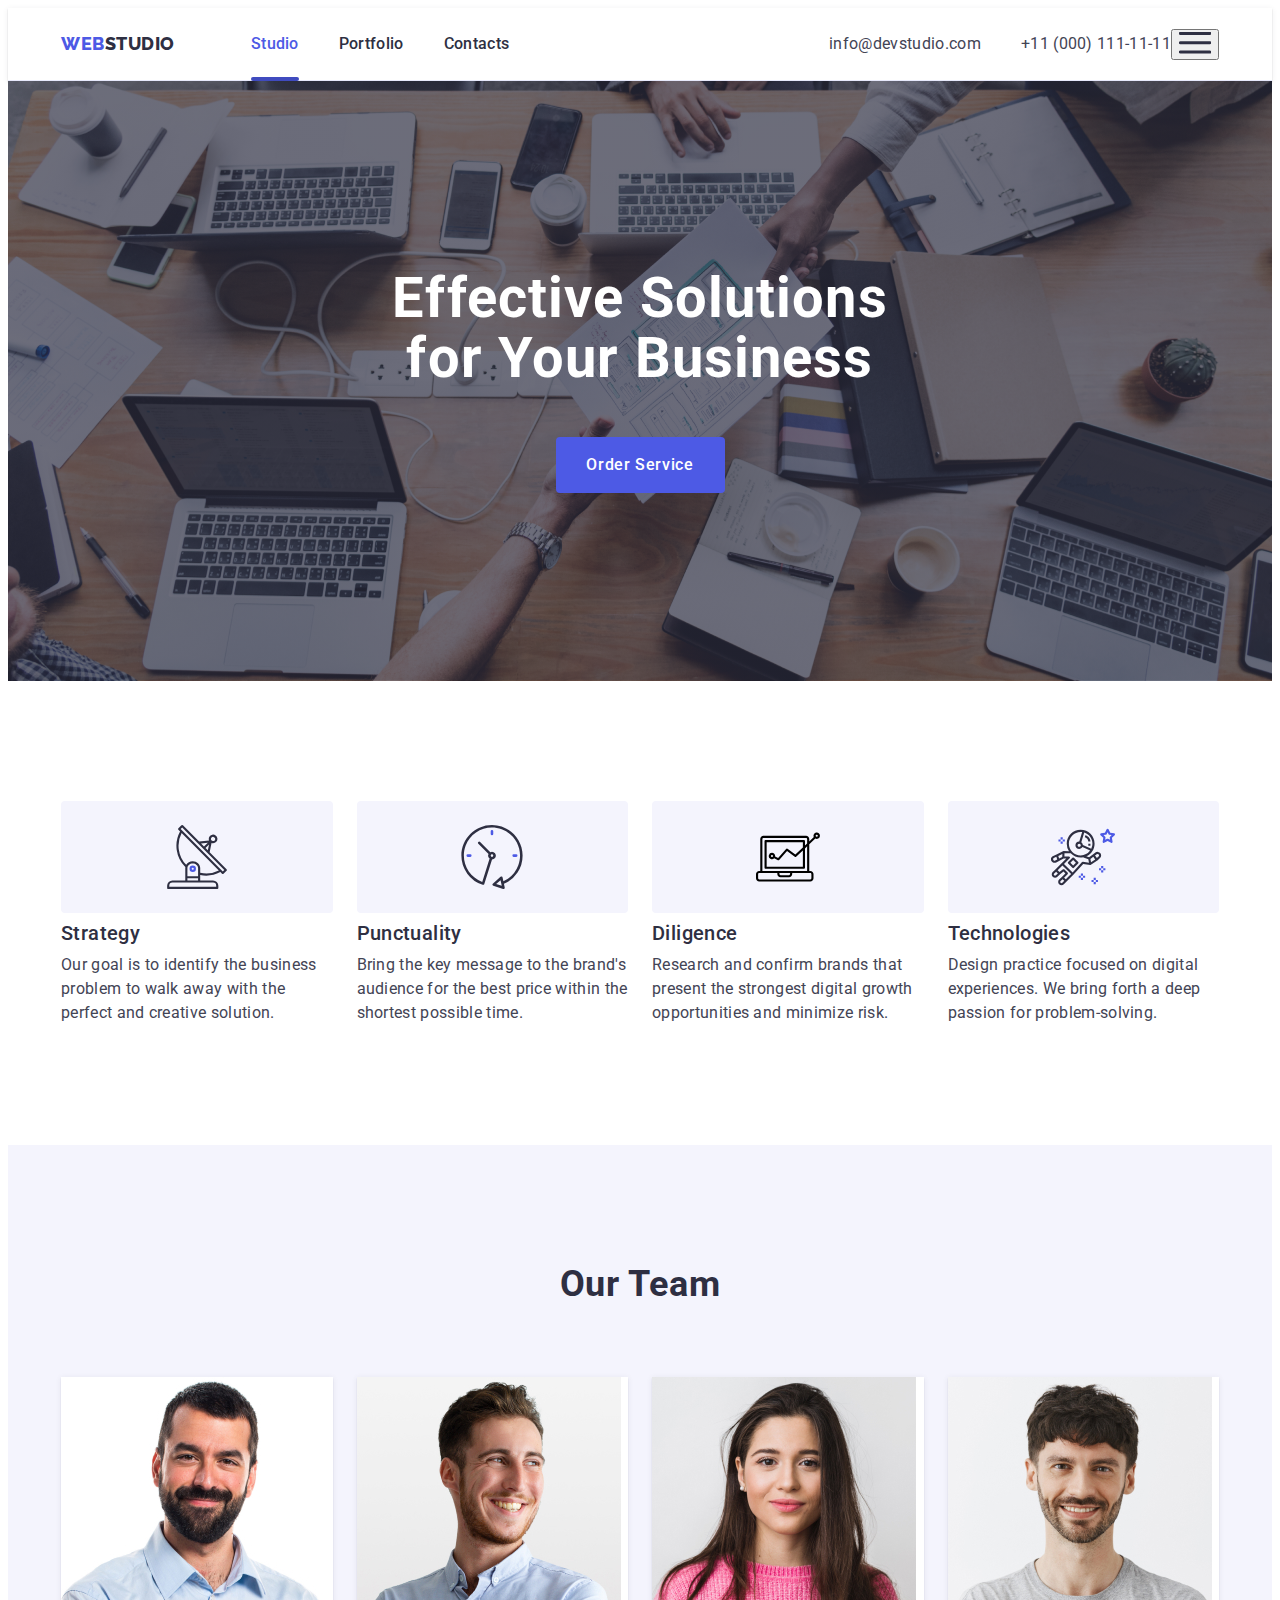
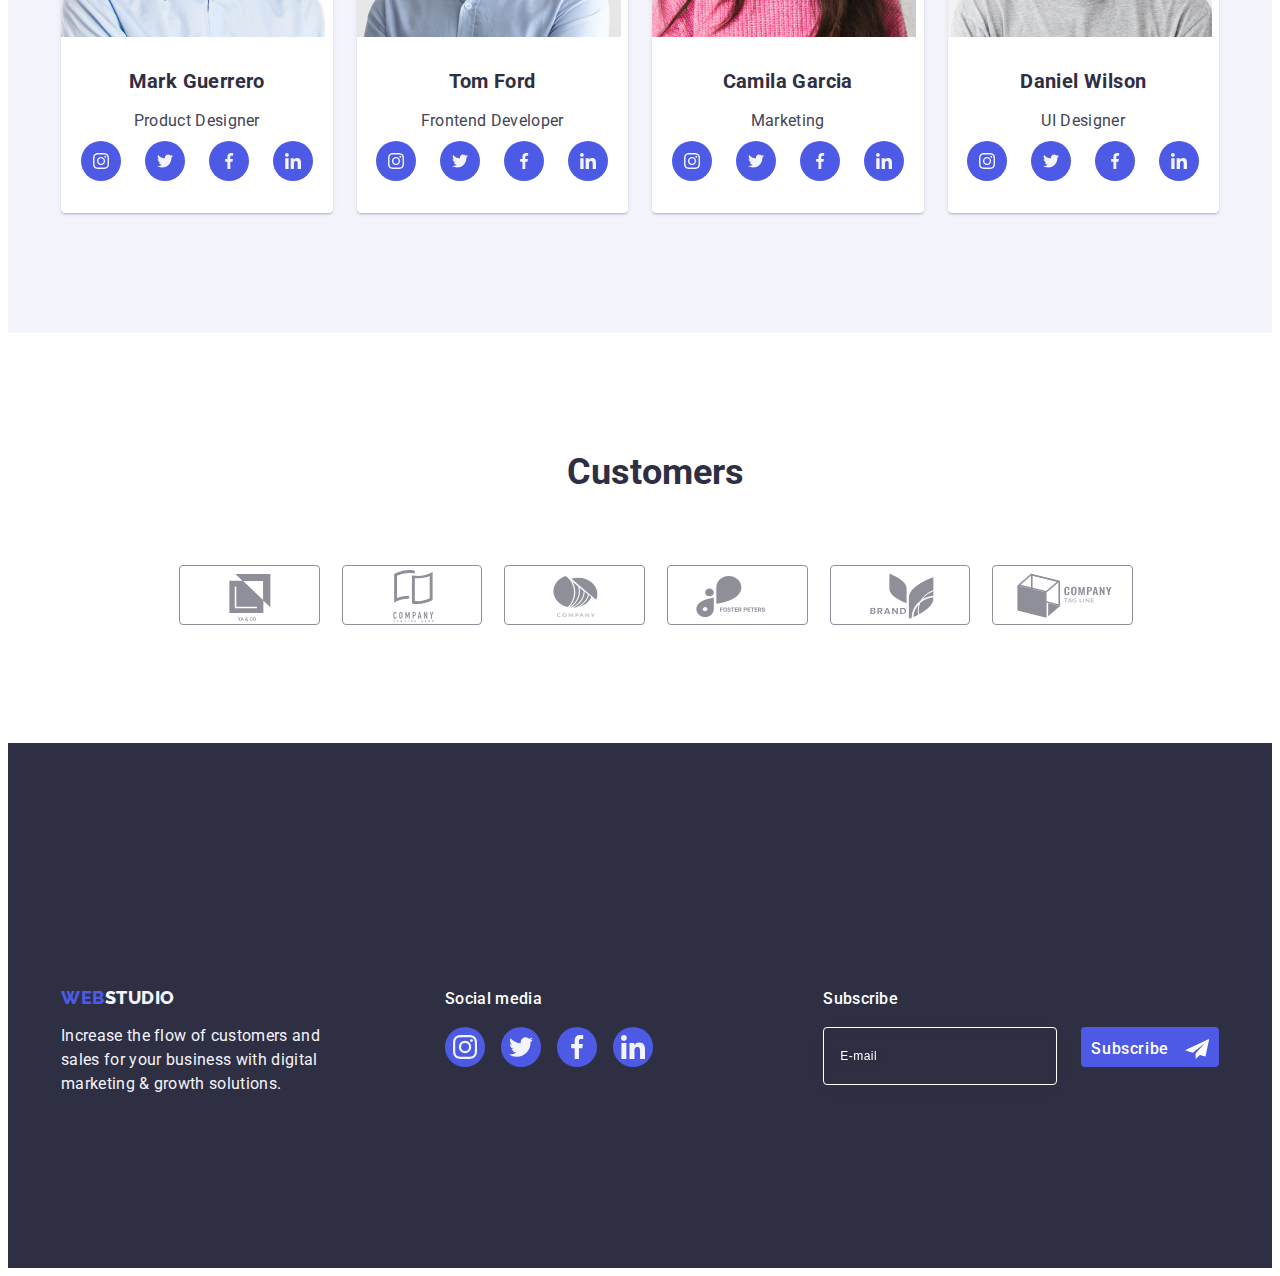
<file: index.html>
<!DOCTYPE html>
<html lang="en">

<head>
    <meta charset="UTF-8">
    <meta http-equiv="X-UA-Compatible" content="IE=edge">
    <meta name="viewport" content="width=device-width, initial-scale=1.0">
    <link rel="preconnect" href="https://fonts.googleapis.com">
    <link rel="preconnect" href="https://fonts.gstatic.com" crossorigin>
    <link href="https://fonts.googleapis.com/css2?family=Raleway:wght@800&display=swap" rel="stylesheet">
    <link rel="preconnect" href="https://fonts.googleapis.com">
    <link rel="preconnect" href="https://fonts.gstatic.com" crossorigin>
    <link href="https://fonts.googleapis.com/css2?family=Roboto:wght@400;500;700;900&display=swap" rel="stylesheet">
    <title>Effective Solutions for Your Business</title>
    <link rel="stylesheet" href="https://cdnjs.cloudflare.com/ajax/libs/modern-normalize/2.0.0/modern-normalize.min.css"
        integrity="sha512-4xo8blKMVCiXpTaLzQSLSw3KFOVPWhm/TRtuPVc4WG6kUgjH6J03IBuG7JZPkcWMxJ5huwaBpOpnwYElP/m6wg=="
        crossorigin="anonymous" referrerpolicy="no-referrer" />
    <link rel="stylesheet" href="./css/styles.css">
    <link rel="stylesheet" href="./css/media.css">
</head>

<body>
    <!-- Шапка -->
    <!---------------створюємо класи Header для зміни шрифту текста Логотип фірми-->
   <header class="header">
        <div class="container container-header">
            <nav class="headercont">
                <!-- Логотип ссылка - class="link"-убирає підкреслення-->
              <a href="./index.html" class="header-logo link">Web<span>Studio</span></a>
                <ul class="header-menu list">
                    <li><a href="./index.html" class="header-menu-link link psevdo"><span>Studio</span></a></li>
                    <li><a href="./portfolio.html" class="header-menu-link link">Portfolio</a></li>
                    <li><a href="" class="header-menu-link link">Contacts</a></li>
                </ul>
            </nav>
            <address class="header-address">
                <ul class="header-menu list">
                    <li><a href="mailto:info@devstudio.com" class="header-menu-contact link">info@devstudio.com</a></li>
                    <li><a href="tel:+110001111111" class="header-menu-contact link">+11 (000) 111-11-11</a></li>
                </ul>
            </address>
            <button type="button" class="menu-open-btn"> 
<svg xmlns="http://www.w3.org/2000/svg" width="32" height="22" viewBox="0 0 32 22" fill="none">
    <g clip-path="url(#clip0_297053_2156)">
        <path d="M1.34766 20.0431H30.8861M1.34766 10.7354H30.8861M1.34766 1.42773H30.8861" stroke="#2E2F42"
            stroke-width="3" stroke-linecap="round" stroke-linejoin="round" />
    </g>
    <defs>
        <clipPath id="clip0_297053_2156">
            <rect width="32" height="22" fill="white" />
        </clipPath>
    </defs>
</svg>
</button>
        </div>
    </header>

    <main>
       <section id="home" class="hero">
            <div class="container container-hero">
                <h1 class="hero-title">
                    Effective Solutions for Your Business</h1>
                <!-- Кнопка -->
                <button type="button" class="hero-btn" data-modal-open>Order Service</button>
            </div>
        </section>

        <section class="benefits-section">
            <div class="container container-benefits">
                <!-- hidden -атрибут для приховання заголовка h2 від видимості користувачам 
        та для зчитування пошуковими системами  -->
                <h2 hidden class="benefitss-title visually-hidden">Benefits</h2>
                <ul class="benefits list">
                    <li class="benefits-item">
                        <div class="benefits-item-list">
                           <svg width="64" height="64">
                                <use href="./images/icon.svg#icon-antenna"></use>
                            </svg>
                        </div>
                        <h3 class="benefits-subtitle link">Strategy</h3>
                        <p class="benefits-item-text">Our goal is to identify the business problem to walk away with the
                            perfect and creative solution.</p>
                    </li>
                    <li class="benefits-item">
                        <div class="benefits-item-list">
                        <svg width="64" height="64">
                                <use href="./images/icon.svg#icon-clock"></use>
                            </svg>
                        </div>
                        <h3 class="benefits-subtitle link">Punctuality</h3>
                        <p class="benefits-item-text">Bring the key message to the brand's audience for the best price
                            within the shortest possible time.</p>
                    </li>
                    <li class="benefits-item">
                        <div class="benefits-item-list">
                        <svg width="64" height="64">
                                <use href="./images/icon.svg#icon-compik"></use>
                            </svg>
                        </div>
                        <h3 class="benefits-subtitle link">Diligence</h3>
                        <p class="benefits-item-text">Research and confirm brands that present the strongest digital
                            growth opportunities and minimize risk.</p>
                    </li>
                    <li class="benefits-item">
                        <div class="benefits-item-list">
                        <svg width="64" height="64">
                                <use href="./images/icon.svg#icon-kosmonavt"></use>
                            </svg>
                        </div>
                        <h3 class="benefits-subtitle link">Technologies</h3>
                        <p class="benefits-item-text">Design practice focused on digital experiences. We bring forth a
                            deep passion for problem-solving.</p>
                    </li>
                </ul>
            </div>
        </section>

       <!--- <section class="electronica-section">
            <div class="container container-electronica">
                <h2 class="electronica-title">What are we doing </h2>
                <ul class="electronica list">
                    <li class="tehnika">
                        <img src="./images/rectangle71.jpg" alt="monoblok" width="360" />
                    </li>
                    <li class="tehnika">
                        <img src="./images/rectangle72.jpg" alt="mobile telefon" width="360" />
                    </li>
                    <li class="tehnika">
                        <img src="./images/rectangle73.jpg" alt="noutbooke and mobile telefon" width="360" />
                    </li>
                </ul>
            </div>
        </section>-->

        <section id="team" class="team">
            <div class="container">
                <h2 class="team-title">Our Team </h2>
                <ul class="teamlist list">
                    <li class="team-item">
                        <img src="./images/img.jpg" alt="MarkGuerrero" class="made-image" width="264" />
                        <div class="container-team">
                            <h3 class="team-subtitle">Mark Guerrero</h3>
                            <p class="team-item-text">Product Designer</p>
                            <ul class="team-icons-list list">
                                <li class="footer-icons-title">
                                    <a href="https://www.instagram.com" class="team-icons-link link"><svg
                                            class="footer-icon" width="16" height="16">
                                            <use href="./images/icons.svg#icon-instagram"></use>
                                        </svg>
                                    </a>
                                </li>
                                <li class="footer-icons-title">
                                    <a href="https://twitter.com" class="team-icons-link link"><svg class="footer-icon"
                                            width="16" height="16">
                                            <use href="./images/icons.svg#icon-twitter"></use>
                                        </svg>
                                    </a>
                                </li>
                                <li class="footer-icons-title">
                                    <a href="https://www.facebook.com" class="team-icons-link link"><svg
                                            class="footer-icon" width="16" height="16">
                                            <use href="./images/icons.svg#icon-facebook"></use>
                                        </svg>
                                    </a>
                                </li>
                                <li class="footer-icons-title">
                                    <a href="https://ua.linkedin.com" class="team-icons-link link"><svg
                                            class="footer-icon" width="16" height="16">
                                            <use href="./images/icons.svg#icon-linkedin"></use>
                                        </svg>
                                    </a>
                                </li>
                            </ul>
                        </div>
                    </li>
                    <li class="team-item">
                        <img src="./images/img1.jpg" alt="TomFord" width="264" />
                        <div class="container-team">
                            <h3 class="team-subtitle">Tom Ford</h3>
                            <p class="team-item-text">Frontend Developer</p>
                            <ul class="team-icons-list list">
                                <li class="footer-icons-title">
                                    <a href="https://www.instagram.com" class="team-icons-link link"><svg
                                            class="footer-icon" width="16" height="16">
                                            <use href="./images/icons.svg#icon-instagram"></use>
                                        </svg>
                                    </a>
                                </li>
                                <li class="footer-icons-title">
                                    <a href="https://twitter.com" class="team-icons-link link"><svg class="footer-icon"
                                            width="16" height="16">
                                            <use href="./images/icons.svg#icon-twitter"></use>
                                        </svg>
                                    </a>
                                </li>
                                <li class="footer-icons-title">
                                    <a href="https://www.facebook.com" class="team-icons-link link"><svg
                                            class="footer-icon" width="16" height="16">
                                            <use href="./images/icons.svg#icon-facebook"></use>
                                        </svg>
                                    </a>
                                </li>
                                <li class="footer-icons-title">
                                    <a href="https://ua.linkedin.com" class="team-icons-link link"><svg
                                            class="footer-icon" width="16" height="16">
                                            <use href="./images/icons.svg#icon-linkedin"></use>
                                        </svg>
                                    </a>
                                </li>
                            </ul>
                        </div>
                    </li>
                    <li class="team-item">
                        <img src="./images/img2.jpg" alt="CamilaGarcia" width="264" />
                        <div class="container-team">
                            <h3 class="team-subtitle">Camila Garcia</h3>
                            <p class="team-item-text">Marketing</p>
                            <ul class="team-icons-list list">
                                <li class="footer-icons-title">
                                    <a href="https://www.instagram.com" class="team-icons-link link"><svg
                                            class="footer-icon" width="16" height="16">
                                            <use href="./images/icons.svg#icon-instagram"></use>
                                        </svg>
                                    </a>
                                </li>
                                <li class="footer-icons-title">
                                    <a href="https://twitter.com" class="team-icons-link link"><svg class="footer-icon"
                                            width="16" height="16">
                                            <use href="./images/icons.svg#icon-twitter"></use>
                                        </svg>
                                    </a>
                                </li>
                                <li class="footer-icons-title">
                                    <a href="https://www.facebook.com" class="team-icons-link link"><svg
                                            class="footer-icon" width="16" height="16">
                                            <use href="./images/icons.svg#icon-facebook"></use>
                                        </svg>
                                    </a>
                                </li>
                                <li class="footer-icons-title">
                                    <a href="https://ua.linkedin.com" class="team-icons-link link"><svg
                                            class="footer-icon" width="16" height="16">
                                            <use href="./images/icons.svg#icon-linkedin"></use>
                                        </svg>
                                    </a>
                                </li>
                            </ul>
                        </div>
                    </li>
                    <li class="team-item">
                        <img src="./images/img3.jpg" alt="DanielWilson" width="264" />
                        <div class="container-team">
                            <h3 class="team-subtitle">Daniel Wilson</h3>
                            <p class="team-item-text">UI Designer</p>
                            <ul class="team-icons-list list">
                                <li class="footer-icons-title">
                                    <a href="https://www.instagram.com" class="team-icons-link link"><svg
                                            class="footer-icon" width="16" height="16">
                                            <use href="./images/icons.svg#icon-instagram"></use>
                                        </svg>
                                    </a>
                                </li>
                                <li class="footer-icons-title">
                                    <a href="https://twitter.com" class="team-icons-link link"><svg class="footer-icon"
                                            width="16" height="16">
                                            <use href="./images/icons.svg#icon-twitter"></use>
                                        </svg>
                                    </a>
                                </li>
                                <li class="footer-icons-title">
                                    <a href="https://www.facebook.com" class="team-icons-link link"><svg
                                            class="footer-icon" width="16" height="16">
                                            <use href="./images/icons.svg#icon-facebook"></use>
                                        </svg>
                                    </a>
                                </li>
                                <li class="footer-icons-title">
                                    <a href="https://ua.linkedin.com" class="team-icons-link link"><svg
                                            class="footer-icon" width="16" height="16">
                                            <use href="./images/icons.svg#icon-linkedin"></use>
                                        </svg>
                                    </a>
                                </li>
                            </ul>
                        </div>
                    </li>
                </ul>
            </div>
        </section>

        <!-------------------------------------------Clients----------------------------- -->
      <section class="client-section">
            <div class="container-client container">
                <h2 class="clients-title">Customers</h2>
                <ul class="clients-list list">
                    <li class="clients-item">
                        <a href="" class="clients-link link">
                            <svg class="clients-icon" width="104" height="56">
                                <use href="./images/icon.svg#icon-logo"></use>
                            </svg>
                        </a>
                    </li>
                    <li class="clients-item">
                        <a href="" class="clients-link link">
                            <svg class="clients-icon" width="104" height="56">
                                <use href="./images/icon.svg#icon-log"></use>
                            </svg>
                        </a>
                    </li>
                    <li class="clients-item">
                        <a href="" class="clients-link link">
                            <svg class="clients-icon" width="104" height="56">
                                <use href="./images/icon.svg#icon-lego"></use>
                            </svg>
                        </a>
                    </li>
                    <li class="clients-item">
                        <a href="" class="clients-link link">
                            <svg class="clients-icon" width="104" height="56">
                                <use href="./images/icon.svg#icon-legos"></use>
                            </svg>
                        </a>
                    </li>
                    <li class="clients-item">
                        <a href="" class="clients-link link">
                            <svg class="clients-icon" width="104" height="56">
                                <use href="./images/icon.svg#icon-ligo"></use>
                            </svg>
                        </a>
                    </li>
                    <li class="clients-item">
                        <a href="" class="clients-link link">
                            <svg class="clients-icon" width="104" height="56">
                                <use href="./images/icon.svg#icon-company"></use>
                            </svg>
                        </a>
                    </li>
                </ul>
            </div>
        </section>
    </main>

   <footer class="footer">
        <div class="container container-footer">
            <div class="footer-infa">
                <a href="./index.html" class="footer-logo link">Web<span class="footercolortext">Studio</span></a>
                <p class="footer-text">Increase the flow of customers and sales for your business with digital marketing
                    &
                    growth solutions.</p>
            </div>
            <div class="container-foot icons">
                <p class="foot-soc-title">Social media</p>
                <ul class="footer-icons-list list">
                    <li class="footer-icons-title">
                        <a href="https://www.instagram.com" class="footer-icons-link link"><svg class="footer-icon"
                                width="24" height="24">
                                <use href="./images/icons.svg#icon-instagram"></use>
                            </svg>
                        </a>
                    </li>
                    <li class="footer-icons-title">
                        <a href="https://twitter.com" class="footer-icons-link link"><svg class="footer-icon" width="24"
                                height="24">
                                <use href="./images/icons.svg#icon-twitter"></use>
                            </svg>
                        </a>
                    </li>
                    <li class="footer-icons-title">
                        <a href="https://www.facebook.com" class="footer-icons-link link"><svg class="footer-icon"
                                width="24" height="24">
                                <use href="./images/icons.svg#icon-facebook"></use>
                            </svg>
                        </a>
                    </li>
                    <li class="footer-icons-title">
                        <a href="https://ua.linkedin.com" class="footer-icons-link link"><svg class="footer-icon"
                                width="24" height="24">
                                <use href="./images/icons.svg#icon-linkedin"></use>
                            </svg>
                        </a>
                    </li>
                </ul>
            </div>
    <div class="footer-forma">
        <p class="footer-form-text">Subscribe</p>
        <form class="footer-form">
            <label class="footer-email" for="footer-email">
                <input class="footer-input" name="email" id="footer-email" placeholder="E-mail" type="email" />
            </label>
            <button type="submit" class="footer-form-button">Subscribe<svg class="icon-telegram" width="24" height="24">
                    <use href="./images/icons.svg#icon-telegram"></use>
                </svg>
            </button>
        </form>
    </div>
    </div>
    </footer>

    <div class="backdrop is-hidden" data-modal>
        <div class="modal">
            <button type="button" class="modal-btt" data-modal-close>
                <svg class="modal-icon" width="8" height="8">
                    <use href="./images/icons.svg#icon-close"></use>
                </svg>
            </button>
            <p class="modal-title">Leave your contacts and we will call you back</p>
            <form class="modal-form">
                <!-------------------------- Name ------------------->
    <div class="modal-field">
            <label class="modal-label" for="user-name">Name</label>
        <div class="input-wrap">
            <input type="text" class="modal-input" id="user-name" name="user-name" />
        <svg class="input-icon" width="18" height="24">
            <use href="./images/icons.svg#icon-person"></use></svg>
                    </div>
                </div>
<!-------------------------- Phone ------------------->
<div class="modal-field">
    <label class="modal-label" for="user-phone">Phone</label>
    <div class="input-wrap">
        <input type="tel" class="modal-input" id="user-phone" name="user-phone" />
        <svg class="input-icon" width="18" height="24">
            <use href="./images/icons.svg#icon-telephone"></use>
        </svg>
    </div>
</div>
<!-------------------------- Email -------------------->
<div class="modal-field">
    <label class="modal-label" for="user-email">Email</label>
    <div class="input-wrap">
        <input type="email" class="modal-input" id="user-email" name="user-email" />
        <svg class="input-icon" width="18" height="24">
            <use href="./images/icons.svg#icon-email"></use>
        </svg>
    </div>
</div>
<!--------------------------Комент--------------------->
<div class="modal-comment">
    <label class="modal-label" for="user-comment">Comment</label>
    <textarea id="user-comment" class="modal-textarea" placeholder="Text input" name="user-comment"></textarea>
</div>
<!--------------------Checkbox форма ------------------->
<div class="checkbox-box">
    <input class="privacy-checkbox visually-hidden" id="user-privacy" type="checkbox" name="user-privacy"
        value="true" />
    <label class="privacy-label" for="user-privacy">
        <span class="checkbox-box-svg">
            <svg class="checkbox-svg" width="10" height="8">
                <use href="./images/icons.svg#icon-vector"></use>
            </svg>
        </span>
        I accept the terms and conditions of the<a href="#" class="privacy-link link">Privacy Policy</a>
    </label>
</div>
<button class="modal-button" type="submit">Send</button>
</form>
        </div>
    </div>
    <script src="./js/modal.js"></script>
</body>

</html>
</file>
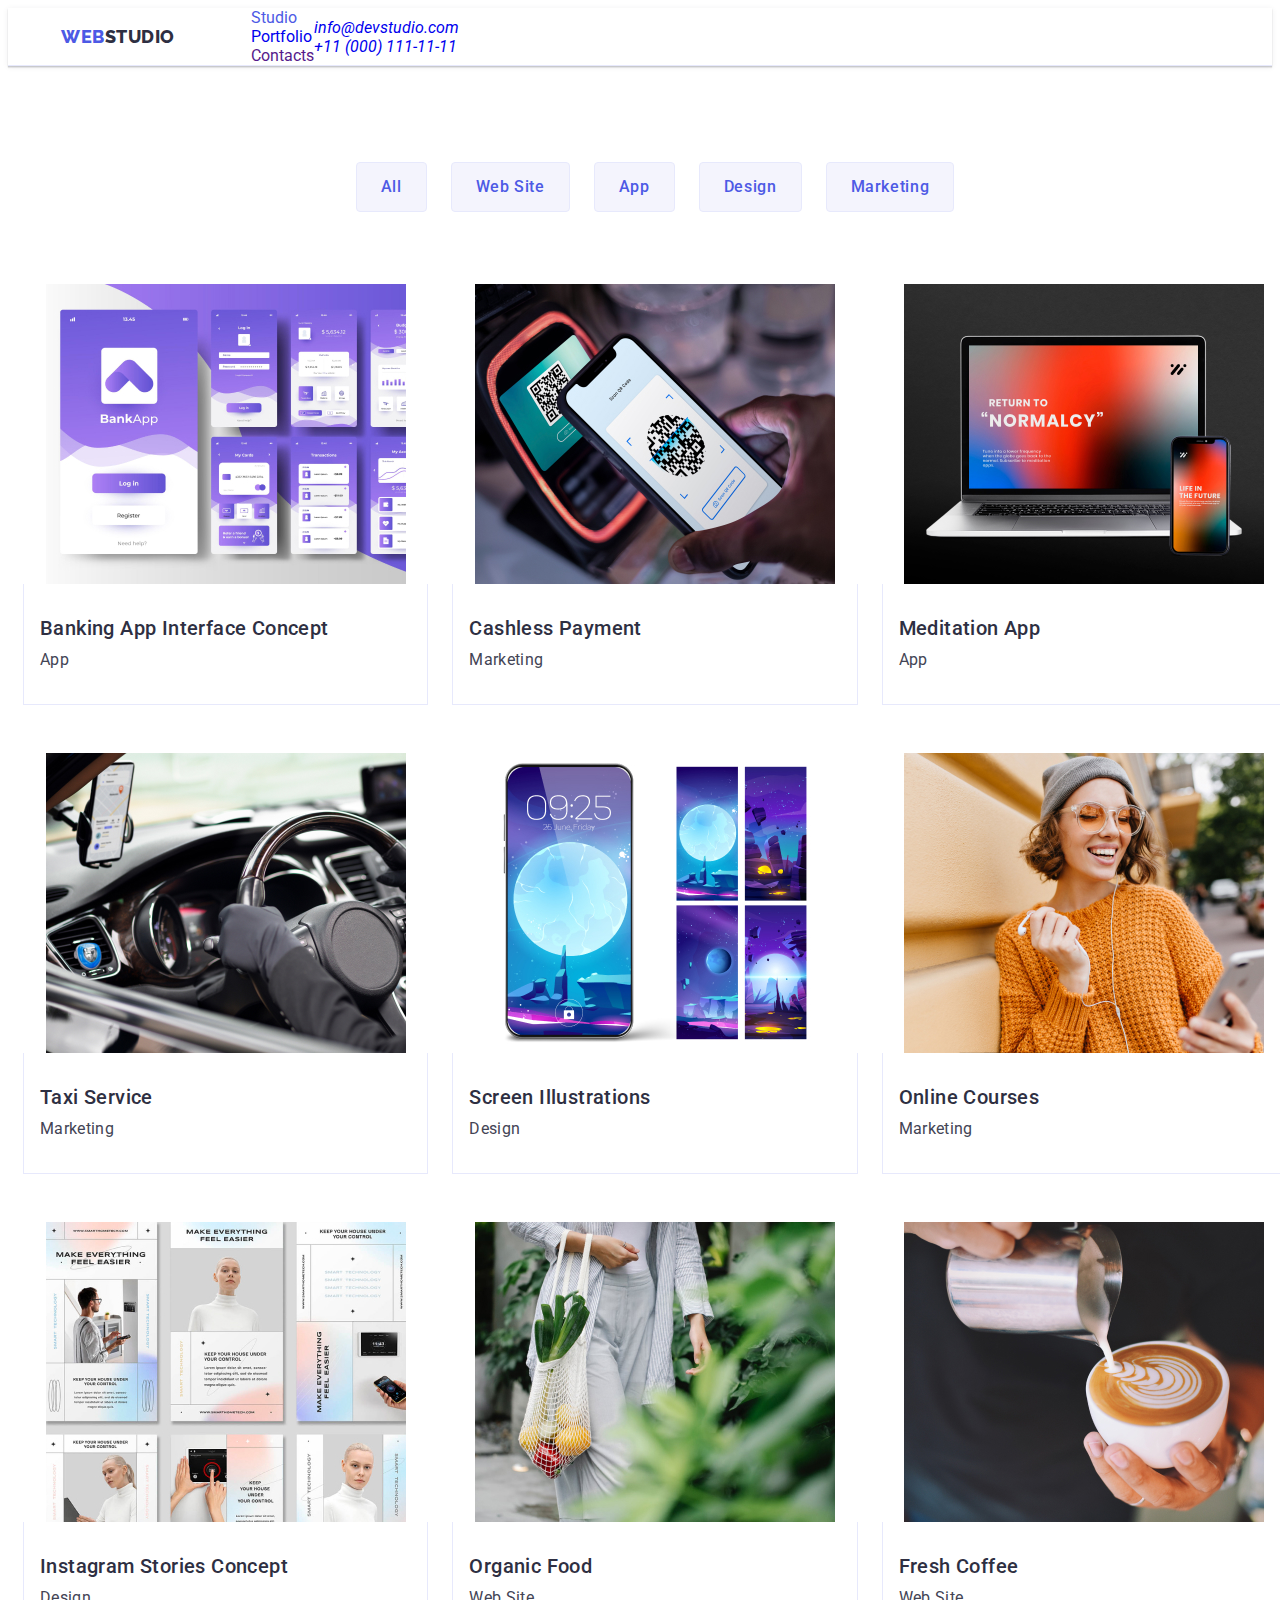
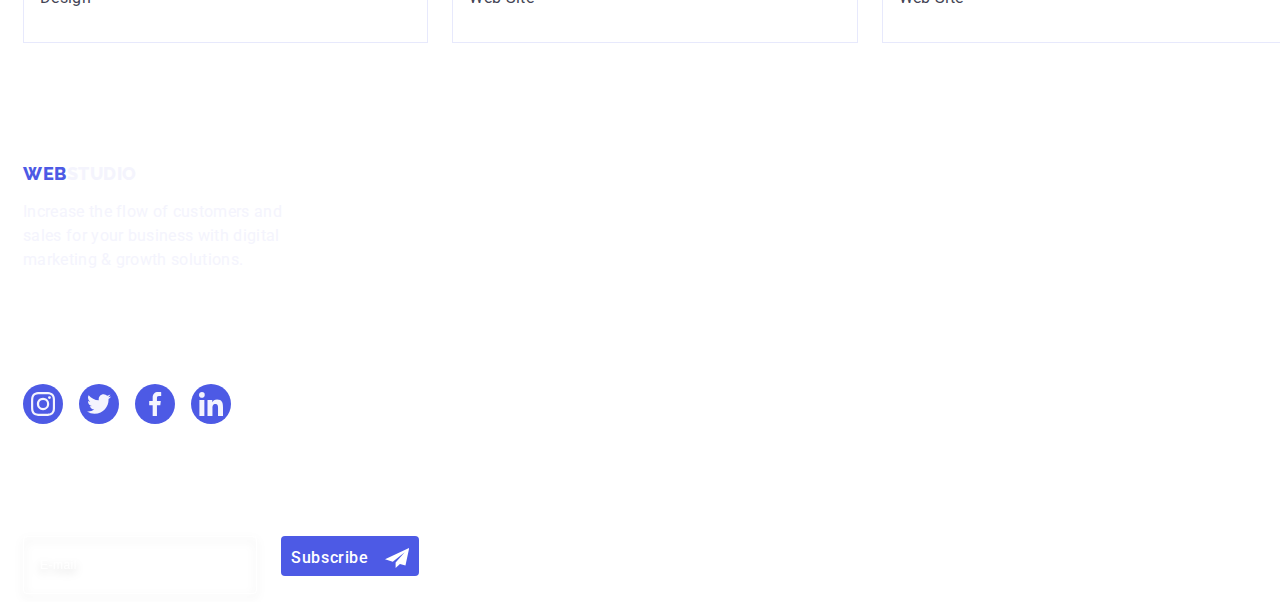
<file: portfolio.html>
<!DOCTYPE html>
<html lang="en">

<head>
    <meta charset="UTF-8">
    <meta http-equiv="X-UA-Compatible" content="IE=edge">
    <meta name="viewport" content="width=device-width, initial-scale=1.0">
    <link rel="preconnect" href="https://fonts.googleapis.com">
    <link rel="preconnect" href="https://fonts.gstatic.com" crossorigin>
    <link href="https://fonts.googleapis.com/css2?family=Raleway:wght@800&display=swap" rel="stylesheet">
    <link rel="preconnect" href="https://fonts.googleapis.com">
    <link rel="preconnect" href="https://fonts.gstatic.com" crossorigin>
    <link href="https://fonts.googleapis.com/css2?family=Roboto:wght@400;500;700;900&display=swap" rel="stylesheet">
    <title>Effective Solutions for Your Business</title>
    <link rel="stylesheet" href="https://cdnjs.cloudflare.com/ajax/libs/modern-normalize/2.0.0/modern-normalize.min.css"
        integrity="sha512-4xo8blKMVCiXpTaLzQSLSw3KFOVPWhm/TRtuPVc4WG6kUgjH6J03IBuG7JZPkcWMxJ5huwaBpOpnwYElP/m6wg=="
        crossorigin="anonymous" referrerpolicy="no-referrer" />
    <link rel="stylesheet" href="./css/styles.css">
</head>

<body>
    <!-- Шапка -->
    <header class="header">
        <div class="container container-header">
            <nav class="headercont">
                <!-- Логотип ссылка - class="link"-убирає підкреслення-->
                <a href="./index.html" class="header-logo link">Web<span>Studio</span></a>
                <ul class="header-menu list">
                    <li><a href="./index.html" class="header-menu-link link"><span>Studio</span></a></li>
                    <li><a href="./portfolio.html" class="header-menu-link link psevdo">Portfolio</a></li>
                    <li><a href="" class="header-menu-link link">Contacts</a></li>
                </ul>
            </nav>
            <address class="header-address">
                <ul class="header-menu list">
                    <li><a href="mailto:info@devstudio.com" class="header-menu-contact link">info@devstudio.com</a></li>
                    <li><a href="tel:+110001111111" class="header-menu-contact link">+11 (000) 111-11-11</a></li>
                </ul>
            </address>
        </div>
    </header>
    <main>
        <section class="content">
            <div class="container container-content">
                <h1 hidden class="visually-hidden">Portfpage</h1>
                <ul class="portfpage list">
                    <li><button type="button" class="portfpage-btn">All</button></li>
                    <li><button type="button" class="portfpage-btn">Web Site</button></li>
                    <li><button type="button" class="portfpage-btn">App</button></li>
                    <li><button type="button" class="portfpage-btn">Design</button></li>
                    <li><button type="button" class="portfpage-btn">Marketing</button></li>
                </ul>

                <ul class="portfcard list">
                   <li class="portfcards link">
                    <a href=".app" class="portfcards-link link">
                    <div class="wrapper">
                    <img src="./images/img4.jpg" alt="soft" width="360">
                <p class="portfcards-cover-text">14 Stylish and User-Friendly App Design Concepts · Task Manager App · Calorie Tracker
                                App · Exotic Fruit Ecommerce App ·
                                Cloud Storage App</p>
                                </div>
                <div class="portf">
                            <h2 class="portfolio">Banking App Interface Concept</h2>
                            <p class="portfcontent">App</p>
                            </div>
                        </a>
                    </li>

                    <li class="portfcards link">
                        <a href=".marketing" class="portfcards-link link">
                        <div class="wrapper">
                            <img src="./images/img5.jpg" alt="phone" width="360">
                <p class="portfcards-cover-text">14 Stylish and User-Friendly App Design Concepts · Task Manager App · Calorie Tracker
    App · Exotic Fruit Ecommerce App ·
    Cloud Storage App</p>
                        </div>
                        <div class="portf">
                            <h2 class="portfolio">Cashless Payment</h2>
                            <p class="portfcontent">Marketing</p>
                            </div>
                        </a>
                    </li>

                    <li class="portfcards link">
                    <a href=".app" class="portfcards-link link">
                    <div class="wrapper">
                    <img src="./images/img6.jpg" alt="macbook iphone" width="360">
                <p class="portfcards-cover-text">14 Stylish and User-Friendly App Design Concepts · Task Manager App · Calorie Tracker
                            App · Exotic Fruit Ecommerce App ·
                            Cloud Storage App</p>
                    </div>
                          <div class="portf">
                    <h2 class="portfolio">Meditation App</h2>
                    <p class="portfcontent">App</p>
                          </div>
                        </a>
                    </li>

                    <li class="portfcards link">
                    <a href=".marketing" class="portfcards-link link">
                    <div class="wrapper">
                    <img src="./images/img7.jpg" alt="driver" width="360">
                <p class="portfcards-cover-text">14 Stylish and User-Friendly App Design Concepts · Task Manager App · Calorie Tracker
                                    App · Exotic Fruit Ecommerce App ·
                                    Cloud Storage App</p>
                    </div>
                          <div class="portf">
                    <h2 class="portfolio">Taxi Service</h2>
                    <p class="portfcontent">Marketing</p>
                            </div>
                        </a>
                    </li>

                    <li class="portfcards link">
                    <a href=".design" class="portfcards-link link">
                            <div class="wrapper">
                    <img src="./images/img8.jpg" alt="display tel" width="360">
                    <p class="portfcards-cover-text">14 Stylish and User-Friendly App Design Concepts · Task Manager App · Calorie Tracker
                                    App · Exotic Fruit Ecommerce App ·
                                    Cloud Storage App</p>
                    </div>
                           <div class="portf">
                    <h2 class="portfolio">Screen Illustrations</h2>
                    <p class="portfcontent">Design</p>
                            </div>
                        </a>
                    </li>

                    <li class="portfcards link">
                    <a href=".marketing" class="portfcards-link link">
                            <div class="wrapper">
                    <img src="./images/img9.jpg" alt="girl" width="360">
                    <p class="portfcards-cover-text">14 Stylish and User-Friendly App Design Concepts · Task Manager App · Calorie Tracker
                                    App · Exotic Fruit Ecommerce App ·
                                    Cloud Storage App</p>
                    </div>
                            <div class="portf">
                    <h2 class="portfolio">Online Courses</h2>
                    <p class="portfcontent">Marketing</p>
                            </div>
                        </a>
                    </li>

                    <li class="portfcards link">
                    <a href=".design" class="portfcards-link link">
                <div class="wrapper">
                <img src="./images/img10.jpg" alt="stories" width="360">
                <p class="portfcards-cover-text">14 Stylish and User-Friendly App Design Concepts · Task Manager App · Calorie Tracker
                            App · Exotic Fruit Ecommerce App ·
                            Cloud Storage App</p>
                </div>
                      <div class="portf">
                <h2 class="portfolio">Instagram Stories Concept</h2>
                <p class="portfcontent">Design</p>
                            </div>
                        </a>
                    </li>

                    <li class="portfcards link">
                    <a href=".websait" class="portfcards-link link">
                            <div class="wrapper">
                <img src="./images/img11.jpg" alt="frukts" width="360">
                <p class="portfcards-cover-text">14 Stylish and User-Friendly App Design Concepts · Task Manager App · Calorie Tracker
                                App · Exotic Fruit Ecommerce App ·
                                Cloud Storage App</p>
                </div>
                      <div class="portf">
                <h2 class="portfolio">Organic Food</h2>
                <p class="portfcontent">Web Site</p>
                            </div>
                        </a>
                    </li>

                    <li class="portfcards link">
                <a href=".website" class="portfcards-link link">
                            <div class="wrapper">
                <img src="./images/img12.jpg" alt="latte" width="360">
                <p class="portfcards-cover-text">14 Stylish and User-Friendly App Design Concepts · Task Manager App · Calorie Tracker
                            App · Exotic Fruit Ecommerce App ·
                            Cloud Storage App</p>
                  </div>
                         <div class="portf">
                <h2 class="portfolio">Fresh Coffee</h2>
                <p class="portfcontent">Web Site</p>
                            </div>
                        </a>
                    </li>
                </ul>
            </div>
        </section>
    </main>

    <footer class="footer">
        <div class="container container-footer">
            <div class="footer-infa">
                <a href="./index.html" class="footer-logo link">Web<span class="footercolortext">Studio</span></a>
                <p class="footer-text">Increase the flow of customers and sales for your business with digital marketing &
                    growth solutions.</p>
            </div>
            <div class="container-foot icons">
                <p class="foot-soc-title">Social media</p>
                <ul class="footer-icons-list list">
                    <li class="footer-icons-title">
                        <a href="https://www.instagram.com" class="footer-icons-link link"><svg class="footer-icon" width="24"
                                height="24">
                                <use href="./images/icons.svg#icon-instagram"></use>
                            </svg>
                        </a>
                    </li>
                    <li class="footer-icons-title">
                        <a href="https://twitter.com" class="footer-icons-link link"><svg class="footer-icon" width="24" height="24">
                                <use href="./images/icons.svg#icon-twitter"></use>
                            </svg>
                        </a>
                    </li>
                    <li class="footer-icons-title">
                        <a href="https://www.facebook.com" class="footer-icons-link link"><svg class="footer-icon" width="24"
                                height="24">
                                <use href="./images/icons.svg#icon-facebook"></use>
                            </svg>
                        </a>
                    </li>
                    <li class="footer-icons-title">
                        <a href="https://ua.linkedin.com" class="footer-icons-link link"><svg class="footer-icon" width="24"
                                height="24">
                                <use href="./images/icons.svg#icon-linkedin"></use>
                            </svg>
                        </a>
                    </li>
                    </ul>
            </div>
            <div class="footer-forma">
                <p class="footer-form-text">Subscribe</p>
                <form class="footer-form">
                    <label class="footer-email" for="footer-email">
                        <input class="footer-input" name="email" id="footer-email" placeholder="E-mail" type="email" />
                    </label>
                    <button type="submit" class="footer-form-button">Subscribe<svg class="icon-telegram" width="24" height="24">
                            <use href="./images/icons.svg#icon-telegram"></use>
                        </svg>
                    </button>
                </form>
            </div>
        </div>
     
    </footer>

</body>

</html>
</file>
<file: css/styles.css>
:root {
        --title-color: #2E2F42;
        --logo-color: #4D5AE5;
        --main-text-color: #F4F4FD;
        --second-text-color: #434455;
        --free-text-color: #FFFFFF;
        --accent-color: #8e8f99;
        --color-mod: #fcfcfc;
        --color-cnop: #e7e9fc;
        --color-knopka: #404bbf;
}

body {
        font-family: 'Roboto', sans-serif;
        color: #434455;
        background-color: #FFFFFF;
}

/* ----нижче убирає підчеркування-----*/

p,h1,h2,h3,h4,h5,h6 {
        margin-top: 0;
        margin-bottom: 0;
}

.link {text-decoration: none;}

.list {list-style-type: none;}

img {
       display: block;
       max-width: 100%;
height: auto;}

/* ----------------header-----*/
.header {
        border-bottom: 1px solid #e7e9fc;
        box-shadow: 0px 2px 1px rgba(46, 47, 66, 0.08), 0px 1px 1px rgba(46, 47, 66, 0.16), 0px 1px 6px rgba(46, 47, 66, 0.08);
}

.container {
        width: 100%;
       /* max-width: 1158px;*/
        padding-left: 15px;
        padding-right: 15px;
        margin: 0 auto;
}

.headercont {
        display: flex;
        align-items: center;
}


.container-header {
        max-width: 1158px;
        padding-left: 15px;
        padding-right: 15px;
        margin: 0 auto;
        display: flex;
        align-items: center;}

.header-logo {
        font-family: 'Raleway', sans-serif;
        /* ----нижче товщина (жирність) шрифта-----*/
        font-weight: 800;
        font-size: 18px;
        margin-right: 76px;
        /* ----нижче висота рядка вимір-ся у відносних величинах вимірювання----- */
        line-height: 1.17;
        letter-spacing: 0.03em;
        text-transform: uppercase;
        color: #4D5AE5;}

.header-logo span {color: #2E2F42;}
.header-menu-link span {color: #4D5AE5;}

.headercolortext {
        font-family: 'Raleway';
        font-style: normal;
        font-weight: 800;
        font-size: 18px;
        line-height: 1.17;
        letter-spacing: 0.03em;
        color: #F4F4FD;}



/** -------------------Hero---------------- */

.hero {
        background-color: #2E2F42;
        padding-top: 188px;
        padding-bottom: 188px;
        background-image: linear-gradient(rgba(46, 47, 66, 0.7), rgba(46, 47, 66, 0.7)), url(../images/people-office.jpg);
        max-width: 1440px;
        background-repeat: no-repeat;
        background-position: center;
        background-size: cover;
        margin:auto;
}



.hero-btn {
        font-family: 'Roboto', sans-serif;
        font-weight: 500;
        font-size: 16px;
        line-height: 1.5;
        letter-spacing: 0.04em;
        cursor: pointer;
        margin-left: auto;
        margin-right: auto;
        display: block;
        min-width: 169px;
        height: 56px;
        border: none;
        border-radius: 4px;
        color: #FFFFFF;
        background-color: #4D5AE5;
        transition: background-color 250ms cubic-bezier(0.4, 0, 0.2, 1);
}

.hero-btn:hover {background-color: #404BBF;}

.hero-btn:focus {background-color: #404BBF;}

/** -------------------Benefits------------ */
.benefits-section {
       /** padding-top: 120px;
        padding-bottom: 120px;**/
        padding-top: 96px;
        padding-bottom: 96px;
}

.benefits {
        display: flex;
        flex-wrap: wrap;
      /** gap: 72px;*/
        /*gap: 24px;*/
}

.list {
        margin: 0;
        padding-left: 0;
}

.visually-hidden {
        position: absolute;
        width: 1px;
        height: 1px;
        margin: -1px;
        border: 0;
        padding: 0;
        white-space: nowrap;
        clip-path: inset(100%);
        clip: rect(0 0 0 0);
        overflow: hidden;
}

/*.benefits list {padding-left: 0;}*/

/*.benefits-item {
        width: 100%;
        width: calc((100% - 72px) / 4);
}*/



/**-----------------------Section3----------*/
.electronica-section {
        padding-top: 0;
        padding-bottom: 120px;
}

.electronica-title {
        margin-bottom: 72px;
        font-weight: 700;
        font-size: 36px;
        line-height: 1.11;
        text-align: center;
        letter-spacing: 0.02em;
        text-transform: capitalize;
        color: #2E2F42;
}

.electronica {
        padding-left: 0;
        display: flex;
        gap: 24px;
}

.tehnika {
        width: calc((100% - 48px) / 3);
}

/** -------------------Team------------ */
.team {
        background-color: #F4F4FD;}

.team-title {
        margin-bottom: 72px;
        font-family: 'Roboto';
        font-weight: 700;
        font-size: 36px;
        line-height: 1.11;
        text-align: center;
        letter-spacing: 0.02em;
        text-transform: capitalize;
        color: #2E2F42;
}

/*.teamlist {
        display: flex;
        flex-wrap: wrap;
        gap: 24px;
        }*/

.team-item {
        background-color: #FFFFFF;
        border-radius: 0px 0px 4px 4px;
        box-shadow:0px 1px 6px rgba(46, 47, 66, 0.08),
                0px 1px 1px rgba(46, 47, 66, 0.16),
                0px 2px 1px rgba(46, 47, 66, 0.08);
}

.container-team {
        padding: 32px 0;}

.team-icons-list {
        justify-content: center;
       display: flex;
        gap: 24px;
     }

     .team-icons-link {
             width: 100%;
             height: 100%;
             background-color: var(--logo-color);
             border-radius: 50%;
             display: flex;
             align-items: center;
             justify-content: center;
             transition: background-color 250ms cubic-bezier(0.4, 0, 0.2, 1);
     }



     .team-icons {
             fill: var(--main-text-color);
     }

     .team-icons-link:hover {
             background-color: #404bbf;}

     .team-icons-link:focus {
             background-color: #404bbf;}


.team-subtitle {
        margin-bottom: 8px;
        font-size: 20px;
        line-height: 1.2;
        text-align: center;
        letter-spacing: 0.02em;
        color: #2E2F42;
}

.team-item-text {
        text-align: center;
        font-weight: 400;
        font-size: 16px;
        line-height: 1.5;
        padding: 8px;
        letter-spacing: 0.02em;
        color: var(--second-text-color);
}


/* -------------------------------------------clients----------------------------------------- */
/*.client-section 
/*padding-top: 120px;
padding-bottom: 120px;
}*/

.container-client {

}

/*.clients-title {
        font-size: 36px;
        line-height: 1.11;
        text-align: center;
        color: var(--title-color);      
        margin-bottom: 72px;
}*/





.clients-link {
        width: 100%;
        height: 100%;
        border: 1px solid #8e8f99;
        border-radius: 4px;
        display: flex;
        align-items: center;
        justify-content: center;
        color: var(--accent-color);
        transition:border-color 250ms cubic-bezier(0.4, 0, 0.2, 1),
                color 250ms cubic-bezier(0.4, 0, 0.2, 1);
}


.clients-link:hover {
        border-color: #404bbf;
        cursor: pointer;
        --color3: #404bbf;
                }
                
.clients-link:focus {
        border-color: #404bbf;
        cursor: pointer;
        --color3: #404bbf;
}


/** -------------------Footer---------------- */
/*.footer {
        padding-top: 100px;
        padding-bottom: 100px;
        background-color: var(--title-color);
}*/





.footer-infa {
        margin-right: 120px;
        padding-bottom: 72px;
}

.footer-logo {
        font-family: "Raleway", sans-serif;
        /* ----нижче товщина (жирність) шрифта-----*/
        font-weight: 800;
        font-size: 18px;
        /* ----нижче висота рядка вимір-ся у відносних величинах вимірювання----- */
        line-height: 1.17;
        letter-spacing: 0.03em;
        text-transform: uppercase;
        display: inline-block;
        margin-bottom: 16px;
        color: #4D5AE5;
}

.footer-logo span {
        color: #F4F4FD;
}

.footercolortext {
        font-family: 'Raleway';
        font-style: normal;
        font-weight: 800;
        font-size: 18px;
        line-height: 1.17;
        letter-spacing: 0.03em;
        color: #F4F4FD;
}

.footer-text {
        max-width: 264px;
        font-size: 16px;
        line-height: 1.5;
        letter-spacing: 0.02em;
        color: var(--main-text-color);
}

.foot-soc-title {
        font-weight: 500;
        font-size: 16px;
        line-height: 1.5;
        letter-spacing: 0.02em;
        color: var(--free-text-color);
        margin-bottom: 16px;
}

.footer-icons-list {
        padding-left: 0;
        display: flex;
        gap: 16px;
}

.footer-icons-title {
       width: 40px;
       height: 40px;
}

.footer-icons-link {
        width: 100%;
        height: 100%;
        background-color: var(--logo-color);
        border-radius: 50%;
        display: flex;
        align-items: center;
        justify-content: center;
        transition: background-color 250ms cubic-bezier(0.4, 0, 0.2, 1);
}



.footer-icons {
        fill: var(--main-text-color);
}

.footer-icons-link:hover {
        background-color: #31d0aa;
}

.footer-icons-link:focus {
        background-color: #31d0aa;
}

.footer-icon {
        fill: var(--main-text-color);
}

/** -------------------FooterContinue---------------- */
.footer-forma {
       /* margin-left: auto;*/
}

.footer-form-text {
        padding-top: 72px;
        font-weight: 500;
        font-size: 16px;
        line-height: 1.5;
        letter-spacing: 0.02em;
        color: #ffffff;
        margin-bottom: 16px;
}

.footer-form {
        display: flex;
        gap: 24px;
}

.footer-input {
        display: block;
        font-size: 12px;
        line-height: 1.5;
        letter-spacing: 0.04em;
        border: 1px solid #ffffff;
        filter: drop-shadow(0px 4px 4px rgba(0, 0, 0, 0.15));
        border-radius: 4px;
        background-color: transparent;

        padding: 8px 16px;
        color: #ffffff;
        width: 200px;
        height: 40px;
}

.footer-input::placeholder {
        font-size: 12px;
        line-height: 2;
        letter-spacing: 0.04em;
        color: #ffffff;
}

.footer-form-button {
        font-family: "Roboto", sans-serif;
        font-weight: 500;
        font-size: 16px;
        line-height: 1.5;
        letter-spacing: 0.04em;
        color: #ffffff;
        background-color: #4d5ae5;
        padding: 10px 10px;
        border: none;
        border-radius: 4px;
        display: flex;
        flex-wrap: wrap;
        cursor: pointer;
        justify-content: center;
        align-items: center;
        height: 40px;
        min-width: 10px;
}

.icon-telegram {
        color: #ffffff;
        margin-left: 16px;
        /*display: flex;*/
        flex-wrap: wrap;
}

/** -------------------Portfolio---------------- */

.content {
        padding: 96px 0 120px 0;
}

.visually-hidden {
        position: absolute;
        width: 1px;
        height: 1px;
        margin: -1px;
        border: 0;
        padding: 0;
        white-space: nowrap;
        clip-path: inset(100%);
        clip: rect(0 0 0 0);
        overflow: hidden;
}

.portfpage {
        display: flex;
        justify-content: center;
        gap: 24px;
        margin-bottom: 72px;
        position: relative;
        overflow: hidden;
}

.portfpage-btn {
        padding: 12px 24px;
        font-family: 'Roboto', sans-serif;
        border: 1px solid #e7e9fc;
        border-radius: 4px;
        font-weight: 500;
        font-size: 16px;
        line-height: 1.5;
        letter-spacing: 0.04em;
        cursor: pointer;
        gap: 24px;
        color: var(--logo-color);
        background-color: var(--main-text-color);
        transition: color 250ms cubic-bezier(0.4, 0, 0.2, 1),
                        background-color 250ms cubic-bezier(0.4, 0, 0.2, 1),
                        border-color 250ms cubic-bezier(0.4, 0, 0.2, 1),
                        box-shadow 250ms cubic-bezier(0.4, 0, 0.2, 1);
}

.portfpage-btn:hover {
        color: #FFFFFF;
        background-color: #404BBF;
        border: 1px solid transparent;
        box-shadow: 0px 3px 1px rgba(0, 0, 0, 0.1),
                0px 2px 1px rgba(0, 0, 0, 0.08),
                0px 2px 2px rgba(0, 0, 0, 0.12);
}

.portfpage-btn:focus {
        color: #FFFFFF;
        background-color: #404BBF;
        border: 1px solid transparent;
        box-shadow: 0px 3px 1px rgba(0, 0, 0, 0.1), 
                    0px 2px 1px rgba(0, 0, 0, 0.08), 
                0px 2px 2px rgba(0, 0, 0, 0.12);
}

.portfcard {
        padding-left: 0;
        display: flex;
        flex-wrap: wrap;
        column-gap: 24px;
        row-gap: 48px;
       
}

.portfcards {
        width: calc((100% - 48px) / 3);
        position: relative;
        overflow: hidden;
       }

.portfcards-link {
                display: block;
        transition: box-shadow 250ms cubic-bezier(0.4, 0, 0.2, 1);
        }
     
.wrapper {
        display: flex;
        justify-content: center;
        gap: 24px;
        position: relative;
        overflow: hidden;
}

.portfcards-cover-text {
        position: absolute;
        top: 0;
        left: 0;
        font-size: 16px;
        line-height: 1.5;
        letter-spacing: 0.02em;
        color: var(--main-text-color);
        background-color: #4d5ae5;
        height: 100%;
        width: 100%;
        padding: 40px 32px;
        transform: translateY(100%);
        transition: transform 250ms cubic-bezier(0.4, 0, 0.2, 1);
}

.portfcards-link:hover .portfcards-cover-text,
.portfcards-link:focus .portfcards-cover-text {
        transform: translateY(0%);
}

.portfcards-link:hover {

        box-shadow: 0px 1px 6px rgba(46, 47, 66, 0.08),
                0px 1px 1px rgba(46, 47, 66, 0.16), 0px 2px 1px rgba(46, 47, 66, 0.08);
}

.portfcards-link:focus {

        box-shadow: 0px 1px 6px rgba(46, 47, 66, 0.08),
                0px 1px 1px rgba(46, 47, 66, 0.16), 0px 2px 1px rgba(46, 47, 66, 0.08);
}

.portf {
        padding: 32px 16px;
        border: 1px solid #e7e9fc;
        border-top: none;
        }

.portfolio {
        font-family: 'Roboto', sans-serif;
        font-style: normal;
        font-weight: 500;
        font-size: 20px;
        line-height: 1.2;
        letter-spacing: 0.02em;
        color: var(--title-color);
        margin-bottom: 8px;
}

.portfcontent {
        font-family: 'Roboto', sans-serif;
        font-style: normal;
        font-weight: 400;
        font-size: 16px;
        line-height: 1.5;
        letter-spacing: 0.02em;
        color: var(--second-text-color);
}

/**----------------- Modal-----------*/

.backdrop {
        position: fixed;
        top: 0;
        left: 0;
        width: 100%;
        height: 100%;
        background-color: rgba(46, 47, 66, 0.4);
        transition: opacity 250ms cubic-bezier(0.4, 0, 0.2, 1), visibility 250ms cubic-bezier(0.4, 0, 0.2, 1);
}

.is-hidden {
        opacity: 0;
        visibility: hidden;
        pointer-events: none;
}

.modal {
        padding: 72px 24px 24px 24px;
        position: absolute;
        top: 50%;
        left: 50%;
        transform: translate(-50%, -50%) scale(1);
        width: 408px;
        min-height: 584px;
        background: var(--color-mod);
        box-shadow: 0px 1px 1px rgba(0, 0, 0, 0.14), 0px 1px 3px rgba(0, 0, 0, 0.12), 0px 2px 1px rgba(0, 0, 0, 0.2);
        border-radius: 4px;
        transition: transform 250ms cubic-bezier(0.4, 0, 0.2, 1);
}

.modal-btt {
        position: absolute;
        top: 24px;
        right: 24px;
        width: 24px;
        height: 24px;
        border-radius: 50%;
        display: flex;
        align-items: center;
        justify-content: center;
        background-color: var(--color-cnop);
        border: 1px solid rgba(0, 0, 0, 0.1);
        padding: 0;
        cursor: pointer;
        transition: background-color 250ms cubic-bezier(0.4, 0, 0.2, 1), border 250ms cubic-bezier(0.4, 0, 0.2, 1);
}
.modal-btt:hover {
        background-color: #404bbf;
        border: none;
        fill: #ffffff;}

.modal-btt:focus {
        background-color: #404bbf;
        border: none;
        fill: #ffffff;}

.modal-icon {
        transition: fill 250ms cubic-bezier(0.4, 0, 0.2, 1);
}


.modal-container {
        padding: 72px 24px 24px 24px;
}

.modal-title {
        font-weight: 500;
        font-size: 16px;
        line-height: 1.5;
        text-align: center;
        letter-spacing: 0.02em;
        margin-bottom: 16px;
        color: var(--title-color);
}

/**------------------------Форми модалки -----------**/
.modal-field {
        margin-bottom: 8px;
}

.modal-label {
        font-size: 12px;
        line-height: 1.17;
        letter-spacing: 0.04em;
        color: #8e8f99;
        display: block;
        margin-bottom: 4px;
}

.input-wrap {
        position: relative;
}

.modal-input {
        width: 100%;
        height: 40px;
        border: 1px solid rgba(46, 47, 66, 0.4);
        border-radius: 4px;
        background-color: transparent;
        margin-bottom: 8px;
        padding-left: 38px;
        display: block;
        outline: transparent;
        transition: border-color 250ms cubic-bezier(0.4, 0, 0.2, 1);
}

.input-icon {
        position: absolute;
        left: 16px;
        top: 50%;
        transform: translateY(-50%);
        transition: fill 250ms cubic-bezier(0.4, 0, 0.2, 1);
}

.modal-input:focus {
border-color: #4d5ae5;
}

.modal-input:focus+.input-icon {
        fill: #4d5ae5;
}

/**-------------------Comment--------**/
.modal-comment {
        display: flex;
        flex-direction: column;
        gap: 4px;
        margin-bottom: 16px;
}

.modal-textarea {
        width: 100%;
        height: 120px;
        font-size: 12px;
        line-height: 1.17;
        letter-spacing: 0.04em;
        border-radius: 4px;
        background-color: transparent;
        padding: 8px 16px;
        outline: transparent;
        border: 1px solid rgba(46, 47, 66, 0.4);
        resize: none;
        color: rgba(46, 47, 66, 0.4);
        transition: border-color 250ms cubic-bezier(0.4, 0, 0.2, 1);
}

.modal-textarea:focus {
        border-color: #4d5ae5;
}

/**-----------checkbox--------**/

.modal-textarea::placeholder {
        font-size: 12px;
        line-height: 1.17;
        letter-spacing: 0.04em;
        color: rgba(46, 47, 66, 0.4);
}

.checkbox-box {
        margin-bottom: 24px;
}

.privacy-checkbox {}

.privacy-checkbox:checked+.privacy-label>.checkbox-box-svg {
        background-color: #404bbf;
        border: none;
        fill: #f4f4fd;
}

.privacy-link {
        color: #4d5ae5;
        text-decoration: underline;
        display: inline-block;
        margin-left: 3px;
}

.checkbox-box-svg {
        margin-right: 8px;
        width: 16px;
        height: 16px;
        border: 1px solid rgba(46, 47, 66, 0.4);
        border-radius: 2px;
        transition: background-color 250ms cubic-bezier(0.4, 0, 0.2, 1), border 250ms cubic-bezier(0.4, 0, 0.2, 1),
                fill 250ms cubic-bezier(0.4, 0, 0.2, 1);
        display: inline-flex;
        align-items: center;
        justify-content: center;
        fill: transparent;
}

.checkbox-svg:hover {
        background-color: #404bbf;
        border: none;
}

.privacy-label {
        font-size: 12px;
        line-height: 1.17;
        letter-spacing: 0.04em;
        color: #8e8f99;
        display: block;
}

/**------------modal-button--------**/

.modal-button {
        position: absolute;
        display: block;
        min-width: 169px;
        height: 56px;
        font-family: 'Roboto', sans-serif;
        font-size: 16px;
        font-weight: 500;
        margin-left: 94px;
        background-color: #4d5ae5;
        border: none;
        box-shadow: 0px 4px 4px rgba(0, 0, 0, 0.15);
        border-radius: 4px;
        line-height: 1.5;
        cursor: pointer;
        letter-spacing: 0.04em;
        color: #ffffff;
        transition: background-color 250ms cubic-bezier(0.4, 0, 0.2, 1);
}
</file>
<file: css/media.css>
@media screen and (min-width: 428px) {
    .container {
        max-width: 398px;
    }

    .header-menu {
            padding-left: 0;
            margin: 0px;
            display: none;
            align-items: center;
            gap: 40px;
        }

.hero-title {
        max-width: 496px;
        font-weight: 700;
        font-size: 36px;
        line-height: 1.11;
        text-align: center;
        letter-spacing: 0.72px;
        margin-left: auto;
        margin-right: auto;
        margin-bottom: 48px;
        color: #FFFFFF;
}


.benefits-item-list {
    display: none;
    height: 112px;
    align-items: center;
    justify-content: center;
    background-color: #f4f4fd;
    border-radius: 4px;
    margin-bottom: 8px;
}

.benefits-subtitle {
    margin-bottom: 8px;
    font-weight: 500;
    font-size: 20px;
    display: center;
    line-height: 1.2;
    letter-spacing: 0.02em;
    width: calc((100% - 48px)/3);
    color: #2E2F42;
}

.team {
    padding: 96px 0 96px;
}

.teamlist {
    display: flex;
    flex-wrap: wrap;
    gap: 72px;
}

.team-item {
    margin: auto;
}

.client-section {
    padding-top: 96px;
    padding-bottom: 96px;
    padding-left: 16px;
    padding-right: 16px;
    
}
.clients-list {
    display: flex;
    flex-wrap: wrap;
    gap: 72px 16px;
    }

.clients-title {
    font-size: 36px;
    line-height: 1.11;
    text-align: center;
    color: var(--title-color);
    margin-bottom: 72px;
}
.clients-item {
    /*width: 100%;*/
    width: calc((100% - 20px*6) / 2);

}

.container-footer {
    align-items: baseline;
}

.footer-forma {
    padding-top: 72px;
    display: flex;
    flex-wrap: wrap;
    flex-direction: column;
}



@media screen and (min-width: 768px) {
    .container {
        max-width: 768px;
    }

        .header-menu {
            padding-left: 0;
            margin: 0px;
            display: flex;
            align-items: center;
            gap: 40px;
        }
    
        .header-address {
            margin-left: auto;
            font-style: normal;
        }
    
        .header-menu-link {
            font-family: 'Roboto';
            font-weight: 500;
            font-size: 16px;
            line-height: 1.5;
            letter-spacing: 0.02em;
            cursor: pointer;
            display: block;
            padding: 24px 0;
            color: var(--title-color);
            position: relative;
            transition: color 250ms cubic-bezier(0.4, 0, 0.2, 1);
    
        }
    
        .psevdo {
            position: relative;
            color: #404bbf;
    
        }
    
        .psevdo::after {
            content: '';
            position: absolute;
            left: 0;
            width: 100%;
            bottom: -1px;
            height: 4px;
            background-color: #404bbf;
            border-radius: 2px;
        }
    
    
        .header-menu-link:hover {
            color: #404bbf;
        }
    
        .header-menu-link:focus {
            color: #404bbf;
        }
    
        .header-menu-contact {
            font-family: 'Roboto';
            font-style: normal;
            font-weight: 400;
            font-size: 16px;
            line-height: 1.5;
            letter-spacing: 0.02em;
            display: flex;
            color: var(--second-text-color);
            transition: color 250ms cubic-bezier(0.4, 0, 0.2, 1);
        }
    
        .header-menu-contact:hover {
            color: #404bbf;
        }
    
        .header-menu-contact:focus {
            color: #404bbf;
        }

.hero-title {
    max-width: 496px;
    font-weight: 700;
    font-size: 56px;
    line-height: 1.07;
    text-align: center;
    letter-spacing: 1.12px;
    margin-left: auto;
    margin-right: auto;
    margin-bottom: 48px;
    color: #FFFFFF;
}

    .benefits-section {
        padding-top: 96px;
        padding-bottom: 96px;
    }

    .benefits-item {
        width: 100%;
        width: calc((100% - 72px) / 2);
    }

    .benefits {
        gap: 72px 24px;
    }

        .team {
            padding: 96px 0 96px;
        }
    
        .teamlist {
            display: flex;
            flex-wrap: wrap;
            gap: 64px 24px;
        }
    
        .team-item {
            margin: auto;
        width: calc((100% - 72px) / 2);
        }
  

  .client-section {
      padding-top: 96px;
      padding-bottom: 96px;
      padding-left: 108px;
      padding-right: 108px;

  }

  .clients-list {
      display: flex;
      flex-wrap: wrap;
      gap: 72px 24px;
  }

  .clients-title {
      font-size: 36px;
      line-height: 1.11;
      text-align: center;
      color: var(--title-color);
      margin-bottom: 72px;
  }

  .clients-item {
      width: 100%;
      width: calc((100% - 20px*6) / 3);

  }

  .footer {
      padding-top: 97.5px;
      padding-bottom: 97.5px;
      background-color: var(--title-color);
  }

  .container-footer {
      display: flex;
      align-items: baseline;
  }

  .footer-forma {
    display: flex;
        flex-wrap: wrap;
  }
  
  }

@media screen and (min-width: 1158px) {
    .container {
        max-width: 1158px;

    }

.hero-title {
        max-width: 496px;
        font-weight: 700;
        font-size: 56px;
        line-height: 1.07;
        text-align: center;
        letter-spacing: 0.02em;
        margin-left: auto;
        margin-right: auto;
        margin-bottom: 48px;
        color: #FFFFFF;
}

    .benefits-section {
        padding-top: 120px;
        padding-bottom: 120px;
    }

    .benefits-item {
        width: 100%;
        width: calc((100% - 72px) / 4);
    }

    .benefits {
        gap: 24px;
    }

    .benefits list {
        padding-left: 0;
    }

    .benefits-item-list {
        display: flex;
        height: 112px;
        align-items: center;
        justify-content: center;
        background-color: #f4f4fd;
        border-radius: 4px;
        margin-bottom: 8px;
    }


    .benefits-subtitle {
        margin-bottom: 8px;
        font-weight: 500;
        font-size: 20px;
        line-height: 1.2;
        letter-spacing: 0.02em;
        width: calc((100% - 48px)/3);
        color: #2E2F42;

    }

    .benefits-item-text {

        font-size: 16px;
        line-height: 1.5;
        letter-spacing: 0.02em;
        color: var(--second-text-color);
    }

.team {
    padding: 120px 0 120px;
}

.teamlist {
    display: flex;
    flex-wrap: wrap;
    gap: 64px 24px;
}

.team-item {
    margin: auto;
    width: calc((100% - 72px) / 4);
}

.client-section {
    padding-top: 120px;
    padding-bottom: 120px;
    padding-left: 156px;
    padding-right: 156px;

}

.clients-list {
    display: flex;
    flex-wrap: wrap;
    gap: 72px 24px;
}

.clients-title {
    font-size: 36px;
    line-height: 1.11;
    text-align: center;
    color: var(--title-color);
    margin-bottom: 72px;
}

.clients-item {
    width: 100%;
    width: calc((100% - 120px) / 6);

}

.footer {
    padding-top: 100px;
    padding-bottom: 100px;
    background-color: var(--title-color);
}
.container-footer {
    display: flex;
    align-items: baseline;
}

.footer-forma {
    margin-left: auto;
}
}
</file>
